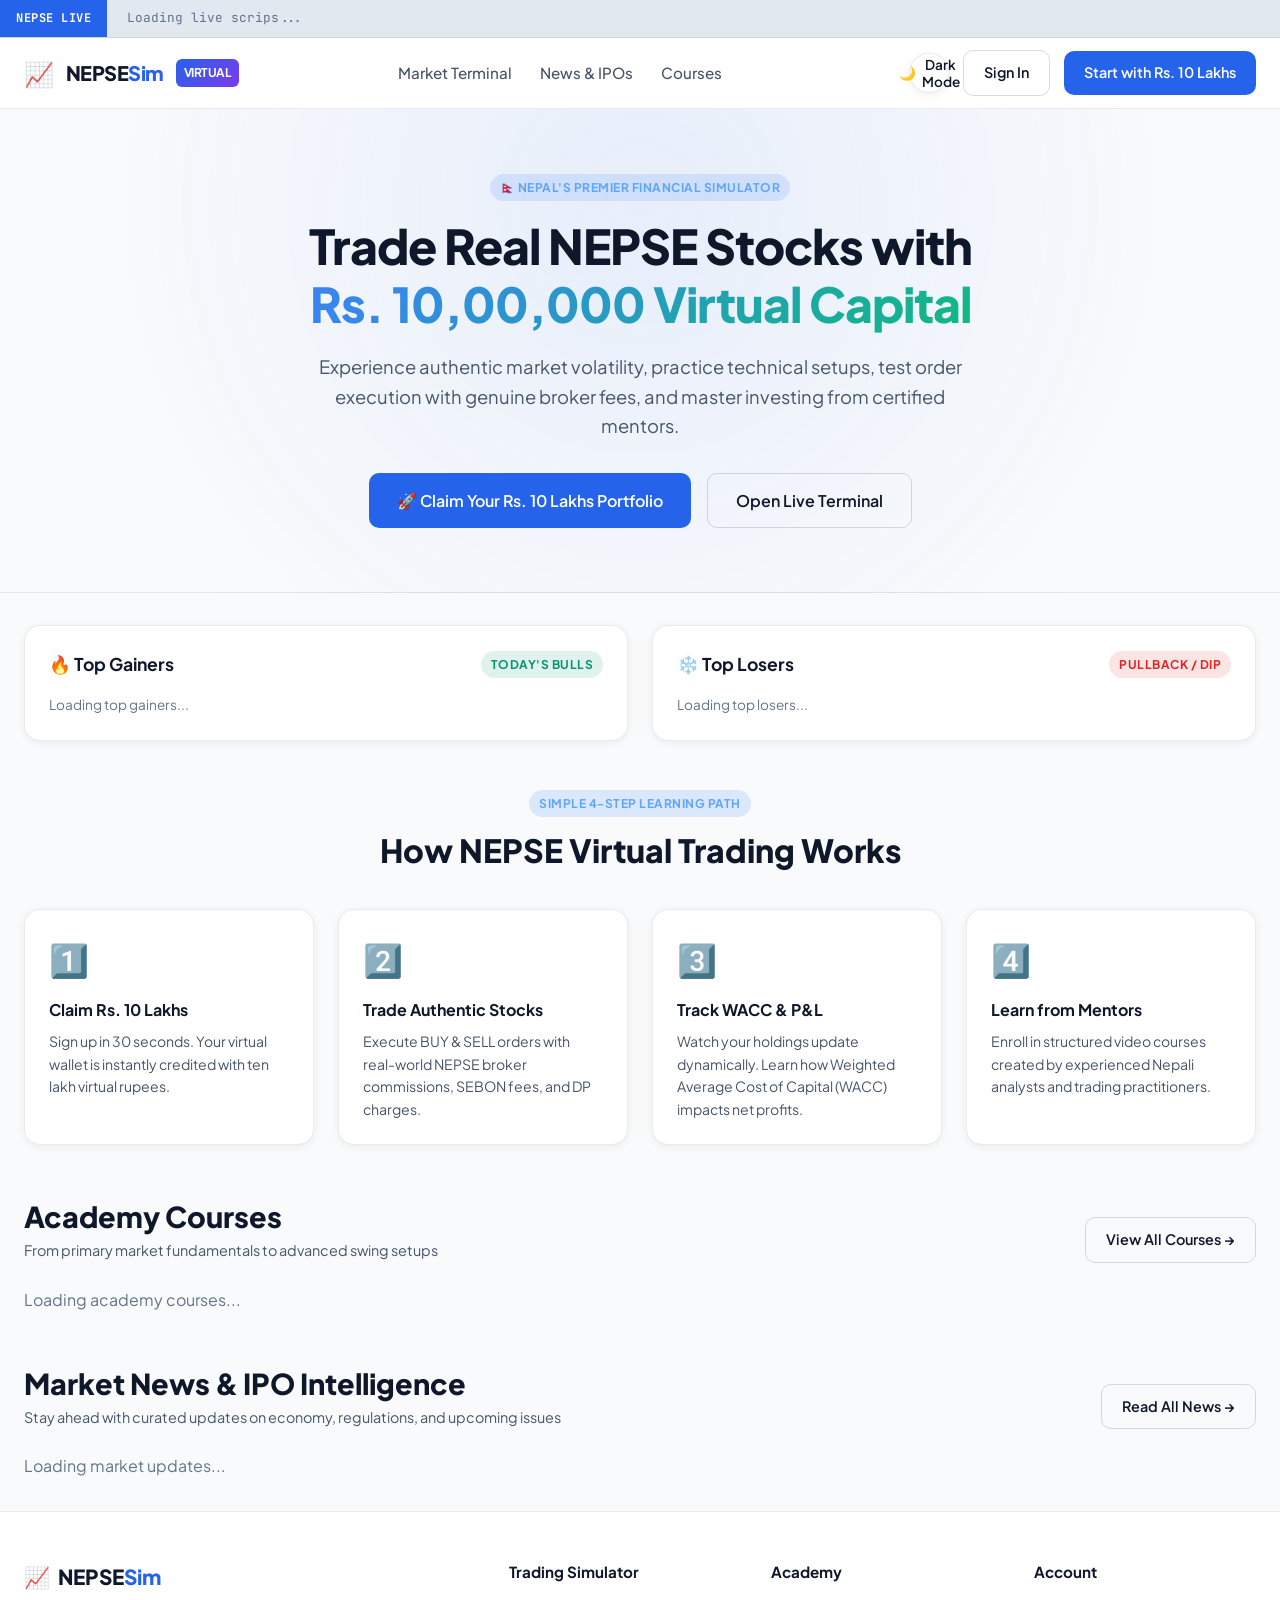
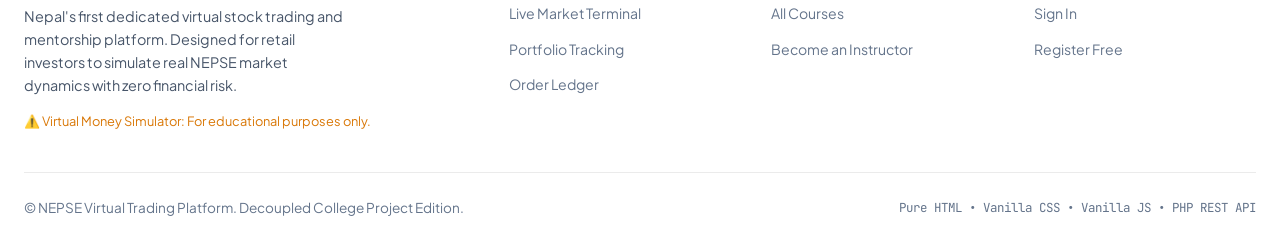
<file: frontend/index.html>
<!DOCTYPE html>
<html lang="en">
<head>
    <meta charset="UTF-8">
    <meta name="viewport" content="width=device-width, initial-scale=1.0">
    <title>NEPSE Virtual Trader - Learn Nepal Stock Exchange Risk-Free</title>
    <link rel="stylesheet" href="assets/css/style.css?v=2">
</head>
<body>

    <!-- Modular Header Component -->
    <div id="site-header"></div>

    <!-- Hero Section -->
    <section style="background: var(--hero-radial); padding: 64px 24px; text-align: center; border-bottom: 1px solid var(--border-color);">
        <div style="max-width: 900px; margin: 0 auto;">
            <span class="badge badge-blue" style="margin-bottom: 16px;">🇳🇵 NEPAL'S PREMIER FINANCIAL SIMULATOR</span>
            <h1 style="font-size: 3rem; font-weight: 800; line-height: 1.2; letter-spacing: -1px; margin-bottom: 20px;">
                Trade Real NEPSE Stocks with <br>
                <span style="background: linear-gradient(135deg, #3b82f6, #10b981); -webkit-background-clip: text; -webkit-text-fill-color: transparent;">
                    Rs. 10,00,000 Virtual Capital
                </span>
            </h1>
            <p style="font-size: 1.15rem; color: var(--text-secondary); max-width: 680px; margin: 0 auto 32px;">
                Experience authentic market volatility, practice technical setups, test order execution with genuine broker fees, and master investing from certified mentors.
            </p>

            <div style="display: flex; gap: 16px; justify-content: center; flex-wrap: wrap;">
                <a href="register.html" class="btn btn-primary" style="padding: 14px 28px; font-size: 1rem;">
                    🚀 Claim Your Rs. 10 Lakhs Portfolio
                </a>
                <a href="market.html" class="btn btn-outline" style="padding: 14px 28px; font-size: 1rem;">
                    Open Live Terminal
                </a>
            </div>
        </div>
    </section>

    <!-- Main Content -->
    <div class="main-container">
        <!-- Live Gainers & Losers -->
        <div style="display: grid; grid-template-columns: repeat(auto-fit, minmax(320px, 1fr)); gap: 24px; margin-bottom: 48px;">
            <div class="card">
                <div style="display: flex; justify-content: space-between; align-items: center; margin-bottom: 16px;">
                    <h3 style="font-size: 1.1rem; font-weight: 700;">🔥 Top Gainers</h3>
                    <span class="badge badge-green">Today's Bulls</span>
                </div>
                <div id="gainersList" style="display: flex; flex-direction: column; gap: 12px;">
                    <p style="color: var(--text-muted); font-size: 0.85rem;">Loading top gainers...</p>
                </div>
            </div>

            <div class="card">
                <div style="display: flex; justify-content: space-between; align-items: center; margin-bottom: 16px;">
                    <h3 style="font-size: 1.1rem; font-weight: 700;">❄️ Top Losers</h3>
                    <span class="badge badge-red">Pullback / Dip</span>
                </div>
                <div id="losersList" style="display: flex; flex-direction: column; gap: 12px;">
                    <p style="color: var(--text-muted); font-size: 0.85rem;">Loading top losers...</p>
                </div>
            </div>
        </div>

        <!-- 4 Step Guide -->
        <div style="text-align: center; margin-bottom: 48px;">
            <span class="badge badge-blue" style="margin-bottom: 8px;">SIMPLE 4-STEP LEARNING PATH</span>
            <h2 style="font-size: 2rem; font-weight: 800;">How NEPSE Virtual Trading Works</h2>
            
            <div style="display: grid; grid-template-columns: repeat(auto-fit, minmax(240px, 1fr)); gap: 24px; margin-top: 32px; text-align: left;">
                <div class="card">
                    <div style="font-size: 2rem; margin-bottom: 12px;">1️⃣</div>
                    <h4 style="font-weight: 700; margin-bottom: 8px;">Claim Rs. 10 Lakhs</h4>
                    <p style="font-size: 0.88rem; color: var(--text-secondary);">Sign up in 30 seconds. Your virtual wallet is instantly credited with ten lakh virtual rupees.</p>
                </div>
                <div class="card">
                    <div style="font-size: 2rem; margin-bottom: 12px;">2️⃣</div>
                    <h4 style="font-weight: 700; margin-bottom: 8px;">Trade Authentic Stocks</h4>
                    <p style="font-size: 0.88rem; color: var(--text-secondary);">Execute BUY & SELL orders with real-world NEPSE broker commissions, SEBON fees, and DP charges.</p>
                </div>
                <div class="card">
                    <div style="font-size: 2rem; margin-bottom: 12px;">3️⃣</div>
                    <h4 style="font-weight: 700; margin-bottom: 8px;">Track WACC & P&L</h4>
                    <p style="font-size: 0.88rem; color: var(--text-secondary);">Watch your holdings update dynamically. Learn how Weighted Average Cost of Capital (WACC) impacts net profits.</p>
                </div>
                <div class="card">
                    <div style="font-size: 2rem; margin-bottom: 12px;">4️⃣</div>
                    <h4 style="font-weight: 700; margin-bottom: 8px;">Learn from Mentors</h4>
                    <p style="font-size: 0.88rem; color: var(--text-secondary);">Enroll in structured video courses created by experienced Nepali analysts and trading practitioners.</p>
                </div>
            </div>
        </div>

        <!-- Academy Courses Preview -->
        <div style="margin-bottom: 48px;">
            <div style="display: flex; justify-content: space-between; align-items: flex-end; margin-bottom: 24px;">
                <div>
                    <h2 style="font-size: 1.8rem; font-weight: 800;">Academy Courses</h2>
                    <p style="color: var(--text-secondary); font-size: 0.9rem;">From primary market fundamentals to advanced swing setups</p>
                </div>
                <a href="courses.html" class="btn btn-outline">View All Courses &rarr;</a>
            </div>
            <div id="homeCoursesGrid" style="display: grid; grid-template-columns: repeat(auto-fit, minmax(320px, 1fr)); gap: 24px;">
                <p style="color: var(--text-muted);">Loading academy courses...</p>
            </div>
        </div>

        <!-- Latest News Preview -->
        <div>
            <div style="display: flex; justify-content: space-between; align-items: flex-end; margin-bottom: 24px;">
                <div>
                    <h2 style="font-size: 1.8rem; font-weight: 800;">Market News & IPO Intelligence</h2>
                    <p style="color: var(--text-secondary); font-size: 0.9rem;">Stay ahead with curated updates on economy, regulations, and upcoming issues</p>
                </div>
                <a href="news.html" class="btn btn-outline">Read All News &rarr;</a>
            </div>
            <div id="homeNewsGrid" style="display: grid; grid-template-columns: repeat(auto-fit, minmax(320px, 1fr)); gap: 20px;">
                <p style="color: var(--text-muted);">Loading market updates...</p>
            </div>
        </div>
    </div>

    <!-- Modular Footer Component -->
    <div id="site-footer"></div>

    <!-- Scripts -->
    <script src="assets/js/api.js"></script>
    <script src="assets/js/auth.js"></script>
    <script src="assets/js/layout.js?v=2"></script>
    <script>
    async function loadHomeData() {
        const mRes = await API.get('/market/stocks.php');
        if (mRes.success) {
            const gainersEl = document.getElementById('gainersList');
            const losersEl = document.getElementById('losersList');

            if (gainersEl && mRes.gainers) {
                gainersEl.innerHTML = mRes.gainers.map(s => `
                    <div style="display: flex; justify-content: space-between; align-items: center; padding: 8px 12px; background: var(--bg-dark); border-radius: var(--radius-sm);">
                        <div>
                            <strong style="font-size: 0.95rem;">${s.symbol}</strong>
                            <div style="font-size: 0.75rem; color: var(--text-muted);">${s.company_name}</div>
                        </div>
                        <div style="text-align: right; font-family: var(--font-mono);">
                            <div style="font-weight: 700;">Rs. ${parseFloat(s.ltp).toFixed(2)}</div>
                            <div style="color: var(--profit-green); font-size: 0.82rem;">+${parseFloat(s.change_percent).toFixed(2)}%</div>
                        </div>
                    </div>
                `).join('');
            }

            if (losersEl && mRes.losers) {
                losersEl.innerHTML = mRes.losers.map(s => `
                    <div style="display: flex; justify-content: space-between; align-items: center; padding: 8px 12px; background: var(--bg-dark); border-radius: var(--radius-sm);">
                        <div>
                            <strong style="font-size: 0.95rem;">${s.symbol}</strong>
                            <div style="font-size: 0.75rem; color: var(--text-muted);">${s.company_name}</div>
                        </div>
                        <div style="text-align: right; font-family: var(--font-mono);">
                            <div style="font-weight: 700;">Rs. ${parseFloat(s.ltp).toFixed(2)}</div>
                            <div style="color: var(--loss-red); font-size: 0.82rem;">${parseFloat(s.change_percent).toFixed(2)}%</div>
                        </div>
                    </div>
                `).join('');
            }
        }

        const cRes = await API.get('/courses/list.php');
        if (cRes.success && cRes.courses) {
            document.getElementById('homeCoursesGrid').innerHTML = cRes.courses.slice(0, 3).map(c => `
                <div class="card" style="display: flex; flex-direction: column; justify-content: space-between;">
                    <div>
                        <div style="display: flex; justify-content: space-between; align-items: center; margin-bottom: 12px;">
                            <span class="badge badge-blue">${c.level}</span>
                            <span style="font-family: var(--font-mono); font-weight: 700; color: var(--profit-green);">
                                ${c.price <= 0 ? 'FREE' : formatNPR(c.price)}
                            </span>
                        </div>
                        <h3 style="font-size: 1.15rem; font-weight: 700; margin-bottom: 10px;">${c.title}</h3>
                        <p style="font-size: 0.85rem; color: var(--text-secondary); margin-bottom: 16px;">${c.description.substring(0, 120)}...</p>
                    </div>
                    <div style="display: flex; justify-content: space-between; align-items: center; padding-top: 14px; border-top: 1px solid var(--border-color);">
                        <span style="font-size: 0.82rem; color: var(--text-muted);">👨‍🏫 ${c.instructor_name}</span>
                        <a href="course-detail.html?id=${c.id}" class="btn btn-primary" style="padding: 6px 14px; font-size: 0.85rem;">View Course</a>
                    </div>
                </div>
            `).join('');
        }

        const nRes = await API.get('/news/list.php');
        if (nRes.success && nRes.news) {
            document.getElementById('homeNewsGrid').innerHTML = nRes.news.slice(0, 3).map(n => `
                <div class="card">
                    <div style="display: flex; justify-content: space-between; margin-bottom: 8px;">
                        <span class="badge ${n.category === 'IPO/FPO' ? 'badge-green' : 'badge-blue'}">${n.category}</span>
                        <span style="font-size: 0.78rem; color: var(--text-muted);">${n.published_at.substring(0, 10)}</span>
                    </div>
                    <h4 style="font-size: 1rem; font-weight: 700; margin-bottom: 8px;">${n.title}</h4>
                    <p style="font-size: 0.85rem; color: var(--text-secondary);">${n.content.substring(0, 110)}...</p>
                </div>
            `).join('');
        }
    }

    document.addEventListener('DOMContentLoaded', loadHomeData);
    </script>
</body>
</html>
</file>
<file: frontend/assets/css/style.css>
/* =========================================================
   NEPSE VIRTUAL TRADING & LEARNING PLATFORM
   Pure Vanilla CSS Design System (Decoupled Frontend)
   ========================================================= */

@import url('https://fonts.googleapis.com/css2?family=Plus+Jakarta+Sans:wght@300;400;500;600;700;800&family=JetBrains+Mono:wght@400;500;700&display=swap');

/* Color Palette - Default Crisp Light Theme */
:root, [data-theme="light"] {
    --bg-dark: #f8fafc;
    --bg-surface: #ffffff;
    --bg-card: #ffffff;
    --bg-card-hover: #f1f5f9;
    --border-color: rgba(0, 0, 0, 0.08);
    --border-color-light: rgba(0, 0, 0, 0.14);
    --navbar-bg: rgba(255, 255, 255, 0.94);
    --ticker-bg: #e2e8f0;

    --text-primary: #0f172a;
    --text-secondary: #475569;
    --text-muted: #64748b;

    --profit-green: #059669;
    --profit-green-bg: rgba(5, 150, 105, 0.12);
    --loss-red: #dc2626;
    --loss-red-bg: rgba(220, 38, 38, 0.12);
    
    --brand-primary: #2563eb;
    --brand-primary-hover: #1d4ed8;
    --brand-accent: #7c3aed;
    --gold: #d97706;

    --font-main: 'Plus Jakarta Sans', -apple-system, BlinkMacSystemFont, sans-serif;
    --font-mono: 'JetBrains Mono', monospace;
    --radius-sm: 6px;
    --radius-md: 10px;
    --radius-lg: 16px;
    --radius-full: 9999px;
    --shadow-sm: 0 2px 8px rgba(15, 23, 42, 0.06);
    --shadow-md: 0 8px 24px rgba(15, 23, 42, 0.08);
    --shadow-lg: 0 16px 40px rgba(15, 23, 42, 0.12);
    --transition-fast: 0.2s cubic-bezier(0.4, 0, 0.2, 1);
    --hero-radial: radial-gradient(circle at 50% 20%, rgba(37, 99, 235, 0.08), transparent 70%);
}

/* Color Palette - Dark Theme */
[data-theme="dark"] {
    --bg-dark: #0a0d14;
    --bg-surface: #111726;
    --bg-card: #161e31;
    --bg-card-hover: #1c263d;
    --border-color: rgba(255, 255, 255, 0.08);
    --border-color-light: rgba(255, 255, 255, 0.14);
    --navbar-bg: rgba(17, 23, 38, 0.85);
    --ticker-bg: #0f1523;

    --text-primary: #f8fafc;
    --text-secondary: #94a3b8;
    --text-muted: #64748b;

    --profit-green: #10b981;
    --profit-green-bg: rgba(16, 185, 129, 0.12);
    --loss-red: #ef4444;
    --loss-red-bg: rgba(239, 68, 68, 0.12);
    
    --brand-primary: #3b82f6;
    --brand-primary-hover: #2563eb;
    --brand-accent: #8b5cf6;
    --gold: #f59e0b;

    --shadow-sm: 0 2px 8px rgba(0, 0, 0, 0.25);
    --shadow-md: 0 8px 24px rgba(0, 0, 0, 0.35);
    --shadow-lg: 0 16px 40px rgba(0, 0, 0, 0.5);
    --hero-radial: radial-gradient(circle at 50% 20%, rgba(59, 130, 246, 0.15), transparent 70%);
}

* {
    margin: 0;
    padding: 0;
    box-sizing: border-box;
}

body {
    background-color: var(--bg-dark);
    color: var(--text-primary);
    font-family: var(--font-main);
    line-height: 1.6;
    min-height: 100vh;
    display: flex;
    flex-direction: column;
    overflow-x: hidden;
    -webkit-font-smoothing: antialiased;
}

a {
    color: inherit;
    text-decoration: none;
    transition: var(--transition-fast);
}

button, input, select, textarea {
    font-family: inherit;
    outline: none;
    border: none;
}

/* Ticker Bar */
.ticker-wrap {
    width: 100%;
    background: var(--ticker-bg);
    border-bottom: 1px solid var(--border-color);
    overflow: hidden;
    white-space: nowrap;
    height: 38px;
    display: flex;
    align-items: center;
    font-size: 0.82rem;
    font-family: var(--font-mono);
}

.ticker-title {
    background: var(--brand-primary);
    color: white;
    padding: 0 16px;
    height: 100%;
    display: flex;
    align-items: center;
    font-weight: 700;
    font-size: 0.75rem;
    letter-spacing: 0.5px;
    z-index: 2;
    flex-shrink: 0;
}

.ticker-items {
    display: inline-flex;
    animation: ticker 35s linear infinite;
    gap: 32px;
    padding-left: 20px;
}

.ticker-item {
    display: inline-flex;
    align-items: center;
    gap: 8px;
}

.ticker-item .symbol {
    font-weight: 700;
    color: var(--text-primary);
}

.ticker-item .price {
    color: var(--text-secondary);
}

.ticker-item .change.up {
    color: var(--profit-green);
}

.ticker-item .change.down {
    color: var(--loss-red);
}

@keyframes ticker {
    0% { transform: translateX(0); }
    100% { transform: translateX(-50%); }
}

/* Navbar */
.navbar {
    background: var(--navbar-bg);
    backdrop-filter: blur(12px);
    -webkit-backdrop-filter: blur(12px);
    border-bottom: 1px solid var(--border-color);
    position: sticky;
    top: 0;
    z-index: 100;
}

.nav-container {
    max-width: 1320px;
    margin: 0 auto;
    padding: 0 24px;
    height: 70px;
    display: flex;
    align-items: center;
    justify-content: space-between;
}

.nav-brand {
    display: flex;
    align-items: center;
    gap: 12px;
    font-size: 1.25rem;
    font-weight: 800;
    letter-spacing: -0.5px;
}

.nav-brand .brand-badge {
    background: linear-gradient(135deg, var(--brand-primary), var(--brand-accent));
    color: white;
    padding: 4px 8px;
    border-radius: var(--radius-sm);
    font-size: 0.75rem;
    font-weight: 700;
}

.nav-links {
    display: flex;
    align-items: center;
    gap: 28px;
    list-style: none;
}

.nav-link {
    color: var(--text-secondary);
    font-weight: 500;
    font-size: 0.95rem;
    position: relative;
    padding: 6px 0;
}

.nav-link:hover, .nav-link.active {
    color: var(--text-primary);
}

.nav-link.active::after {
    content: '';
    position: absolute;
    bottom: -2px;
    left: 0;
    width: 100%;
    height: 2px;
    background: var(--brand-primary);
    border-radius: var(--radius-full);
}

.user-balance-pill {
    display: flex;
    align-items: center;
    gap: 10px;
    background: rgba(16, 185, 129, 0.1);
    border: 1px solid rgba(16, 185, 129, 0.25);
    padding: 6px 14px;
    border-radius: var(--radius-full);
}

.user-balance-pill .label {
    font-size: 0.75rem;
    color: var(--text-secondary);
    text-transform: uppercase;
    font-weight: 600;
}

.user-balance-pill .amount {
    font-family: var(--font-mono);
    font-weight: 700;
    color: var(--profit-green);
    font-size: 0.95rem;
}

/* Buttons */
.btn {
    display: inline-flex;
    align-items: center;
    justify-content: center;
    gap: 8px;
    padding: 10px 20px;
    border-radius: var(--radius-md);
    font-weight: 600;
    font-size: 0.9rem;
    cursor: pointer;
    transition: var(--transition-fast);
}

.theme-toggle-btn {
    display: inline-flex;
    align-items: center;
    justify-content: center;
    width: 40px;
    height: 40px;
    border-radius: var(--radius-full);
    background: var(--bg-card);
    border: 1px solid var(--border-color);
    color: var(--text-primary);
    cursor: pointer;
    font-size: 1.15rem;
    transition: var(--transition-fast);
}

.theme-toggle-btn:hover {
    background: var(--bg-card-hover);
    border-color: var(--border-color-light);
    transform: scale(1.08);
}

.btn-primary {
    background: var(--brand-primary);
    color: white;
}

.btn-primary:hover {
    background: var(--brand-primary-hover);
    transform: translateY(-1px);
    box-shadow: 0 4px 14px rgba(59, 130, 246, 0.4);
}

.btn-outline {
    background: transparent;
    border: 1px solid var(--border-color-light);
    color: var(--text-primary);
}

.btn-outline:hover {
    background: rgba(255, 255, 255, 0.05);
    border-color: var(--text-secondary);
}

.btn-success {
    background: var(--profit-green);
    color: #052e16;
}

.btn-danger {
    background: var(--loss-red);
    color: white;
}

/* Main Container */
.main-container {
    max-width: 1320px;
    margin: 0 auto;
    padding: 32px 24px;
    flex: 1;
    width: 100%;
}

/* Cards & Surfaces */
.card {
    background: var(--bg-card);
    border: 1px solid var(--border-color);
    border-radius: var(--radius-lg);
    padding: 24px;
    box-shadow: var(--shadow-sm);
    transition: var(--transition-fast);
}

.card:hover {
    border-color: var(--border-color-light);
}

/* Badges */
.badge {
    display: inline-flex;
    align-items: center;
    padding: 4px 10px;
    border-radius: var(--radius-full);
    font-size: 0.75rem;
    font-weight: 700;
    text-transform: uppercase;
    letter-spacing: 0.5px;
}

.badge-green { background: var(--profit-green-bg); color: var(--profit-green); }
.badge-red { background: var(--loss-red-bg); color: var(--loss-red); }
.badge-blue { background: rgba(59, 130, 246, 0.15); color: #60a5fa; }
.badge-gold { background: rgba(245, 158, 11, 0.15); color: var(--gold); }

/* Form Elements */
.form-control {
    width: 100%;
    padding: 10px 14px;
    background: var(--bg-dark);
    border: 1px solid var(--border-color);
    border-radius: var(--radius-md);
    color: var(--text-primary);
    font-size: 0.95rem;
}

.form-control:focus {
    border-color: var(--brand-primary);
}

/* Footer */
.footer {
    background: var(--bg-surface);
    border-top: 1px solid var(--border-color);
    padding: 48px 24px 24px;
    margin-top: auto;
}

.footer-content {
    max-width: 1320px;
    margin: 0 auto;
    display: grid;
    grid-template-columns: 2fr repeat(3, 1fr);
    gap: 40px;
    padding-bottom: 40px;
    border-bottom: 1px solid var(--border-color);
}

.footer-brand p {
    color: var(--text-secondary);
    margin-top: 12px;
    max-width: 320px;
    font-size: 0.9rem;
}

.footer-col h4 {
    color: var(--text-primary);
    font-size: 0.95rem;
    margin-bottom: 16px;
    font-weight: 700;
}

.footer-col ul {
    list-style: none;
    display: flex;
    flex-direction: column;
    gap: 10px;
}

.footer-col a {
    color: var(--text-muted);
    font-size: 0.88rem;
}

.footer-col a:hover {
    color: var(--text-primary);
}

.footer-bottom {
    max-width: 1320px;
    margin: 24px auto 0;
    display: flex;
    justify-content: space-between;
    align-items: center;
    color: var(--text-muted);
    font-size: 0.85rem;
}
</file>
